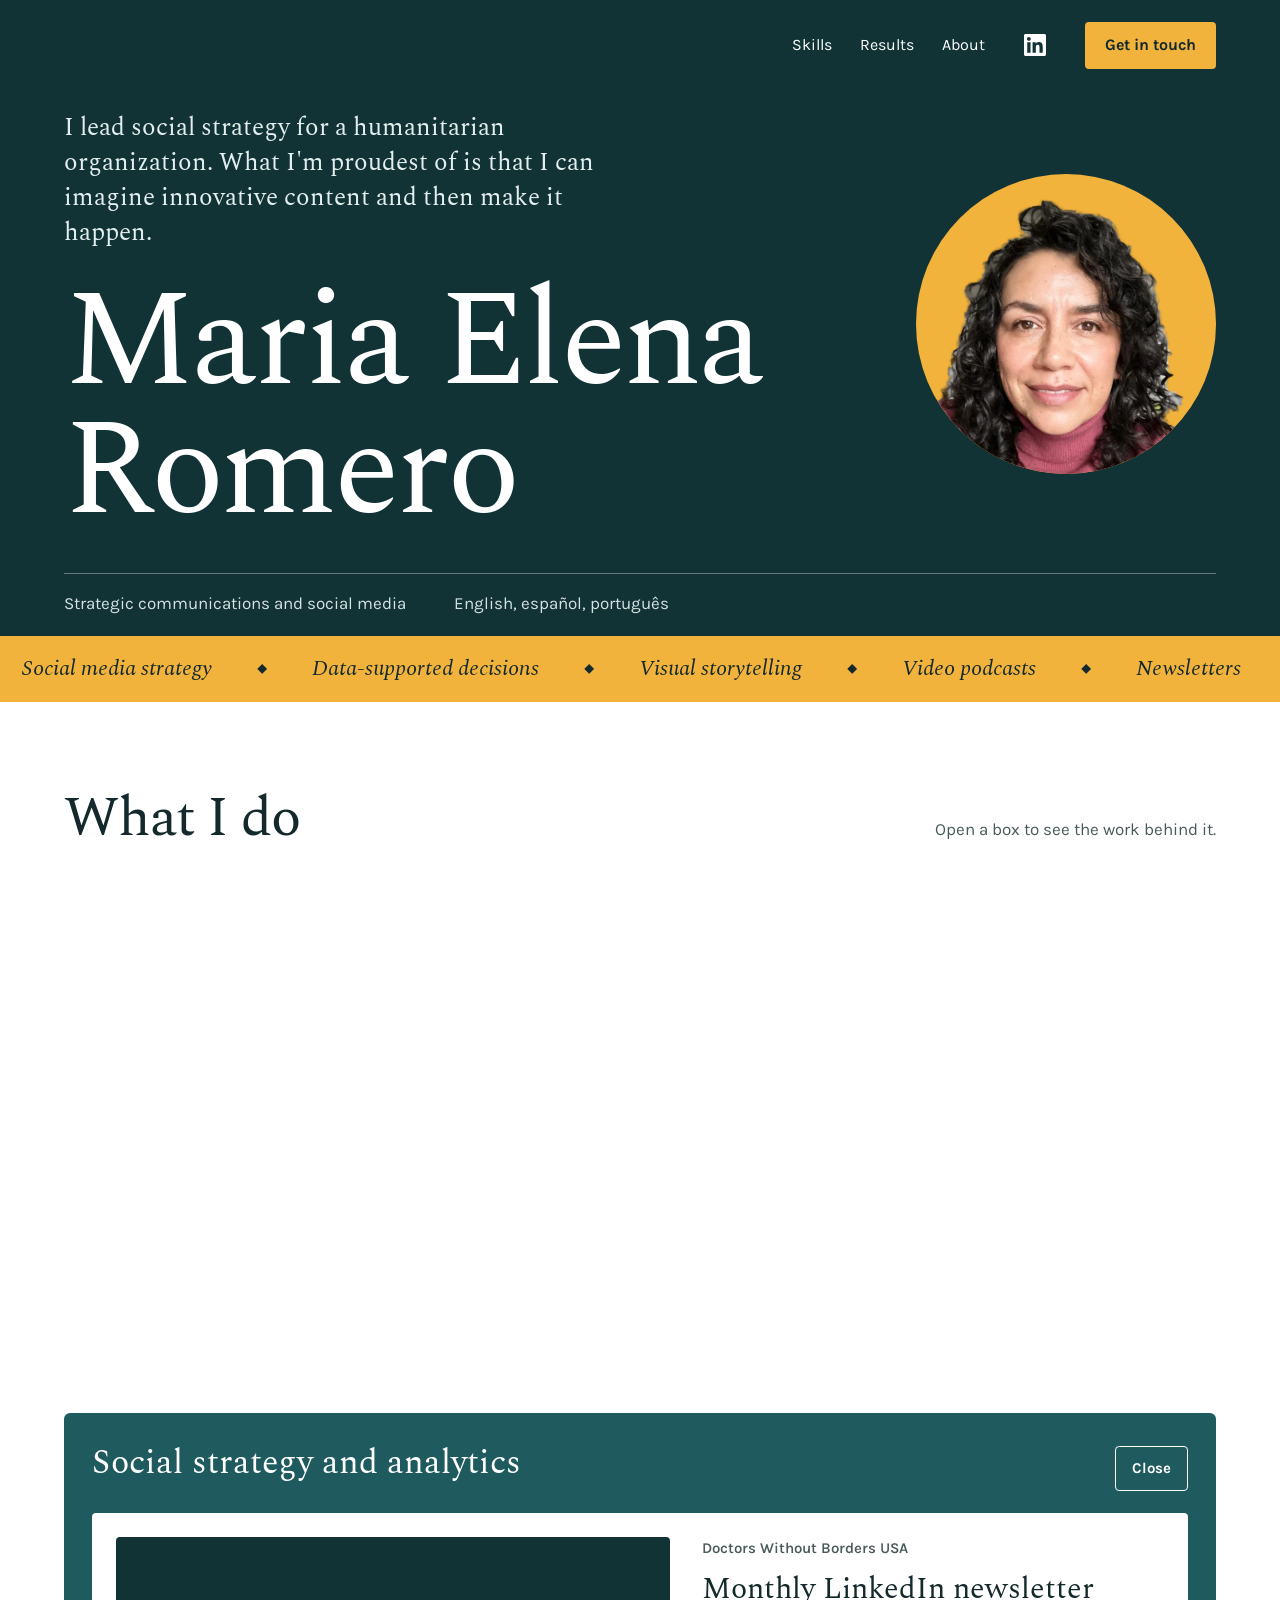
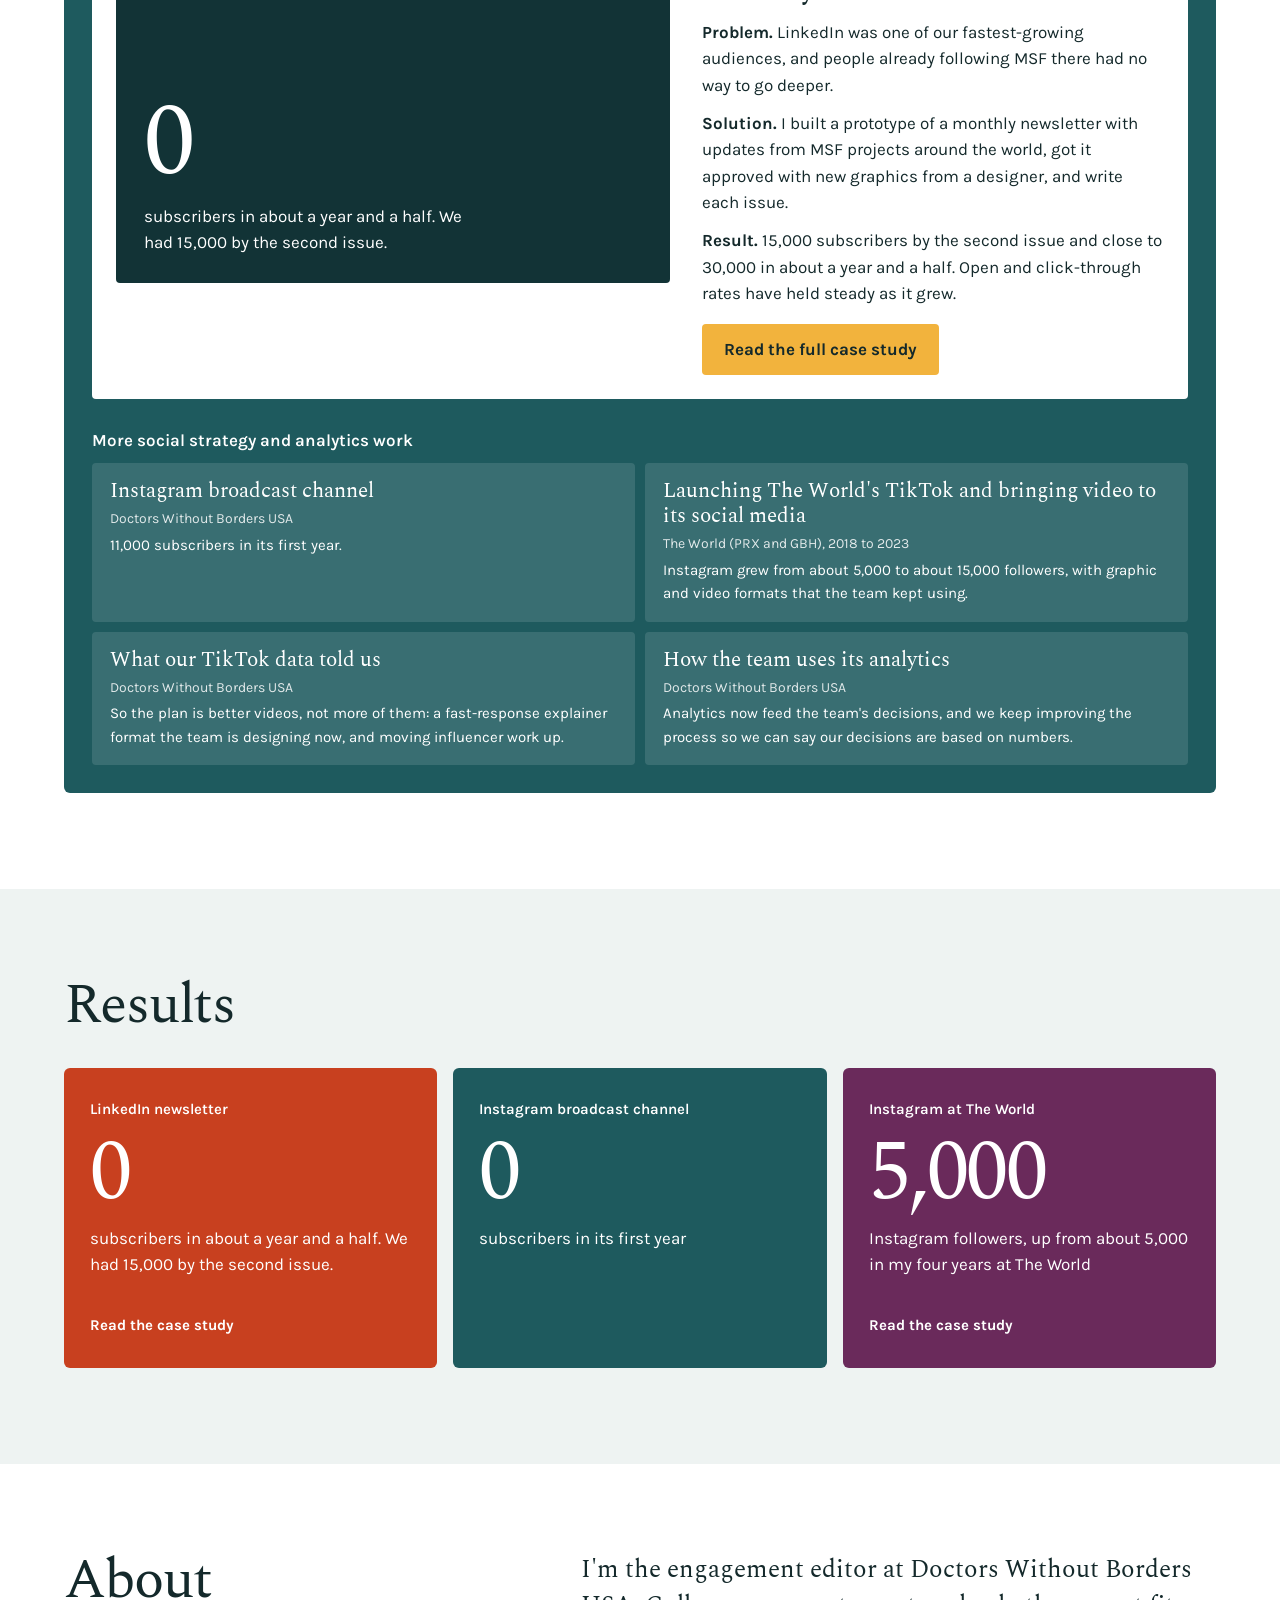
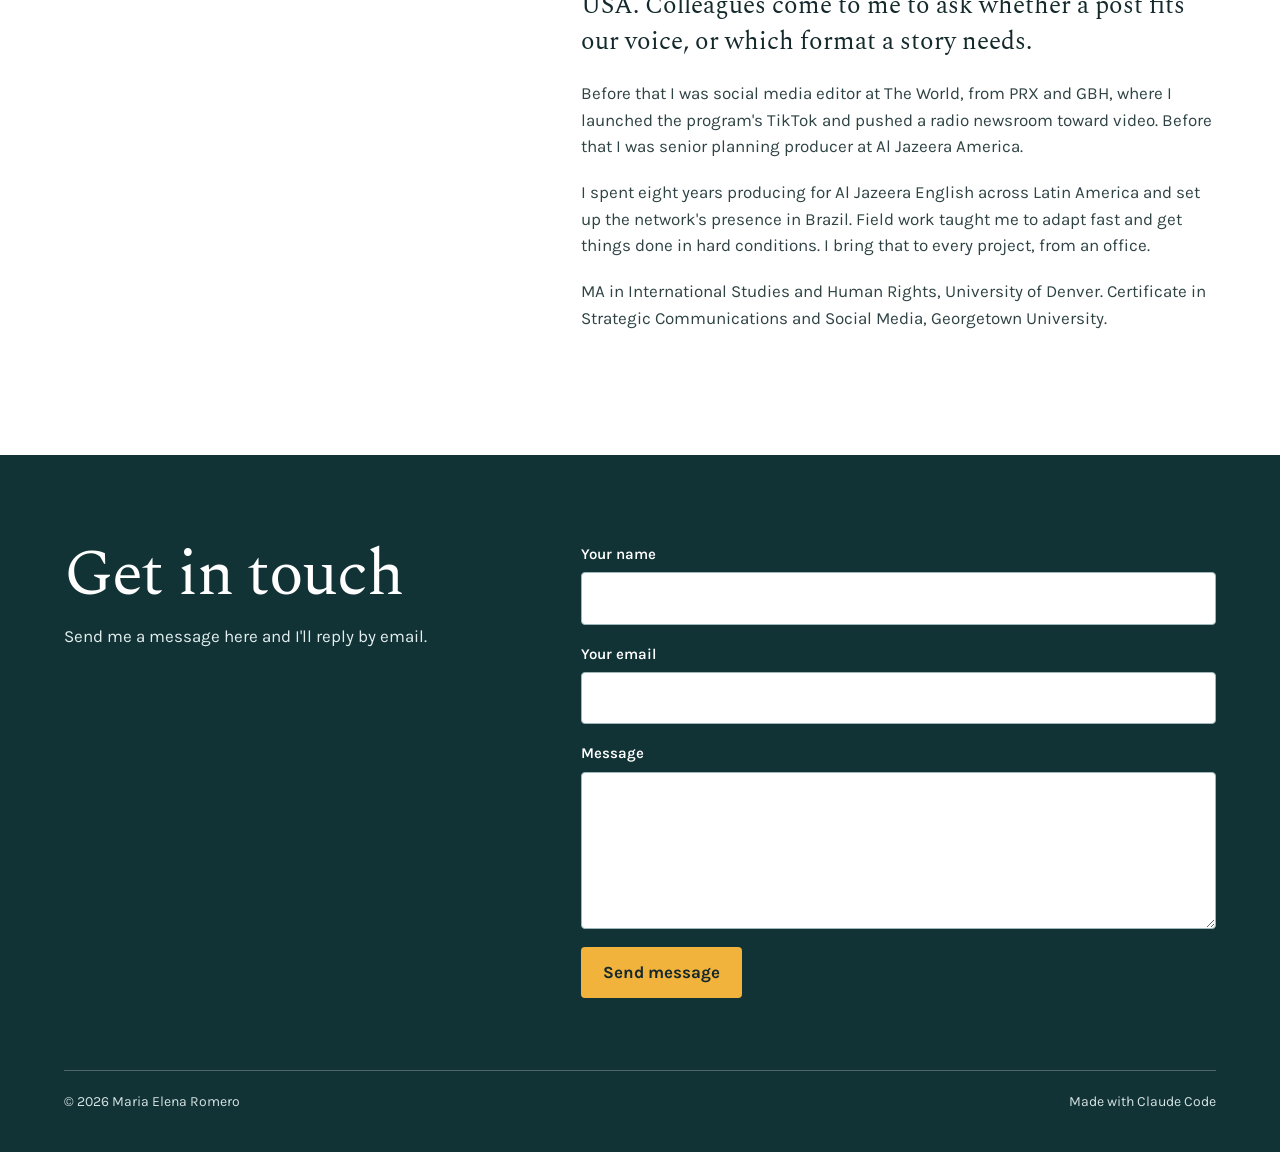
<file: index.html>
<!doctype html>
<html lang="en">
<head>
<meta charset="utf-8">
<meta name="viewport" content="width=device-width, initial-scale=1, viewport-fit=cover">
<title>Maria Elena Romero · Audience strategy, analytics and editorial</title>
<meta name="description" content="Portfolio of Maria Elena Romero: audience strategy, analytics, content and editorial leadership in international news and humanitarian communications.">
<link rel="preconnect" href="https://fonts.googleapis.com">
<link rel="preconnect" href="https://fonts.gstatic.com" crossorigin>
<link href="https://fonts.googleapis.com/css2?family=Spectral:ital,wght@0,400;0,500;1,400&family=Karla:wght@400;500;600;700&display=swap" rel="stylesheet">
<link rel="stylesheet" href="css/styles.css">
</head>
<body>
<a class="skip" href="#skills">Skip to content</a>

<header id="top" class="dark">
  <div class="wrap">
    <nav class="nav" aria-label="Main">
      <a href="#skills">Skills</a>
      <a href="#results">Results</a>
      <a href="#about">About</a>
      <a id="nav-resume" href="#">Resume</a>
      <a id="nav-linkedin" class="icon-link" href="#" aria-label="Maria Elena Romero on LinkedIn">
        <svg width="22" height="22" viewBox="0 0 24 24" fill="currentColor" aria-hidden="true"><path d="M20.447 20.452h-3.554v-5.569c0-1.328-.027-3.037-1.852-3.037-1.853 0-2.136 1.445-2.136 2.939v5.667H9.351V9h3.414v1.561h.046c.477-.9 1.637-1.85 3.37-1.85 3.601 0 4.267 2.37 4.267 5.455v6.286zM5.337 7.433c-1.144 0-2.063-.926-2.063-2.065 0-1.138.92-2.063 2.063-2.063 1.14 0 2.064.925 2.064 2.063 0 1.139-.925 2.065-2.064 2.065zm1.782 13.019H3.555V9h3.564v11.452zM22.225 0H1.771C.792 0 0 .774 0 1.729v20.542C0 23.227.792 24 1.771 24h20.451C23.2 24 24 23.227 24 22.271V1.729C24 .774 23.2 0 22.222 0h.003z"/></svg>
      </a>
      <a class="btn btn-accent" href="#contact">Get in touch</a>
    </nav>

    <div class="hero">
      <div class="hero-text">
        <p id="intro" class="intro rise d1"></p>
        <h1 id="name" class="name rise d2"></h1>
      </div>
      <div class="portrait rise d3">
        <div class="arch"></div>
        <img id="photo" alt="">
      </div>
    </div>
    <div id="facts" class="facts rise d4"></div>
  </div>
</header>

<div class="ticker" aria-label="Key results">
  <div id="ticker-track" class="track"></div>
</div>


<main>
  <section id="skills" class="wrap section">
    <div class="section-head">
      <h2>What I do</h2>
      <p>Open a box to see the work behind it.</p>
    </div>
    <div id="skill-grid" class="boxes"></div>
    <div id="skill-panel" class="panel" hidden></div>
  </section>

  <section id="results" class="tint">
    <div class="wrap">
      <h2>Results</h2>
      <div id="stats" class="feat3"></div>
    </div>
  </section>

  <section id="about" class="wrap section">
    <div class="two">
      <h2>About</h2>
      <div class="about-body">
        <p id="about-lead" class="lead"></p>
        <div id="about-paras"></div>
        <div class="row-buttons">
          <a id="about-resume" class="btn btn-line" href="#">Download resume</a>
        </div>
      </div>
    </div>
    <div id="offclock" class="offclock" hidden>
      <div class="offclock-head">
        <h3>Off the clock</h3>
        <div id="offclock-text" class="offclock-text"></div>
      </div>
      <div id="offclock-photos" class="feat3"></div>
    </div>
  </section>
</main>

<footer id="contact" class="dark">
  <div class="wrap">
    <div class="two">
      <div class="contact-intro">
        <h2>Get in touch</h2>
        <p>Send me a message here and I'll reply by email.</p>
      </div>
      <!-- Netlify Forms: the name, data-netlify and hidden form-name fields must stay. -->
      <form name="contact" method="POST" action="/thanks.html" data-netlify="true" netlify-honeypot="company">
        <input type="hidden" name="form-name" value="contact">
        <p class="hp"><label>Leave this empty <input name="company" tabindex="-1" autocomplete="off"></label></p>
        <div class="field">
          <label for="f-name">Your name</label>
          <input id="f-name" name="name" type="text" autocomplete="name" required>
        </div>
        <div class="field">
          <label for="f-email">Your email</label>
          <input id="f-email" name="email" type="email" autocomplete="email" required>
        </div>
        <div class="field">
          <label for="f-msg">Message</label>
          <textarea id="f-msg" name="message" rows="5" required></textarea>
        </div>
        <button class="btn btn-accent" type="submit">Send message</button>
      </form>
    </div>
    <div class="fineprint">
      <span id="copyright"></span>
      <span id="credit"></span>
    </div>
  </div>
</footer>

<script src="js/content.js"></script>
<script src="js/site.js"></script>
</body>
</html>
</file>
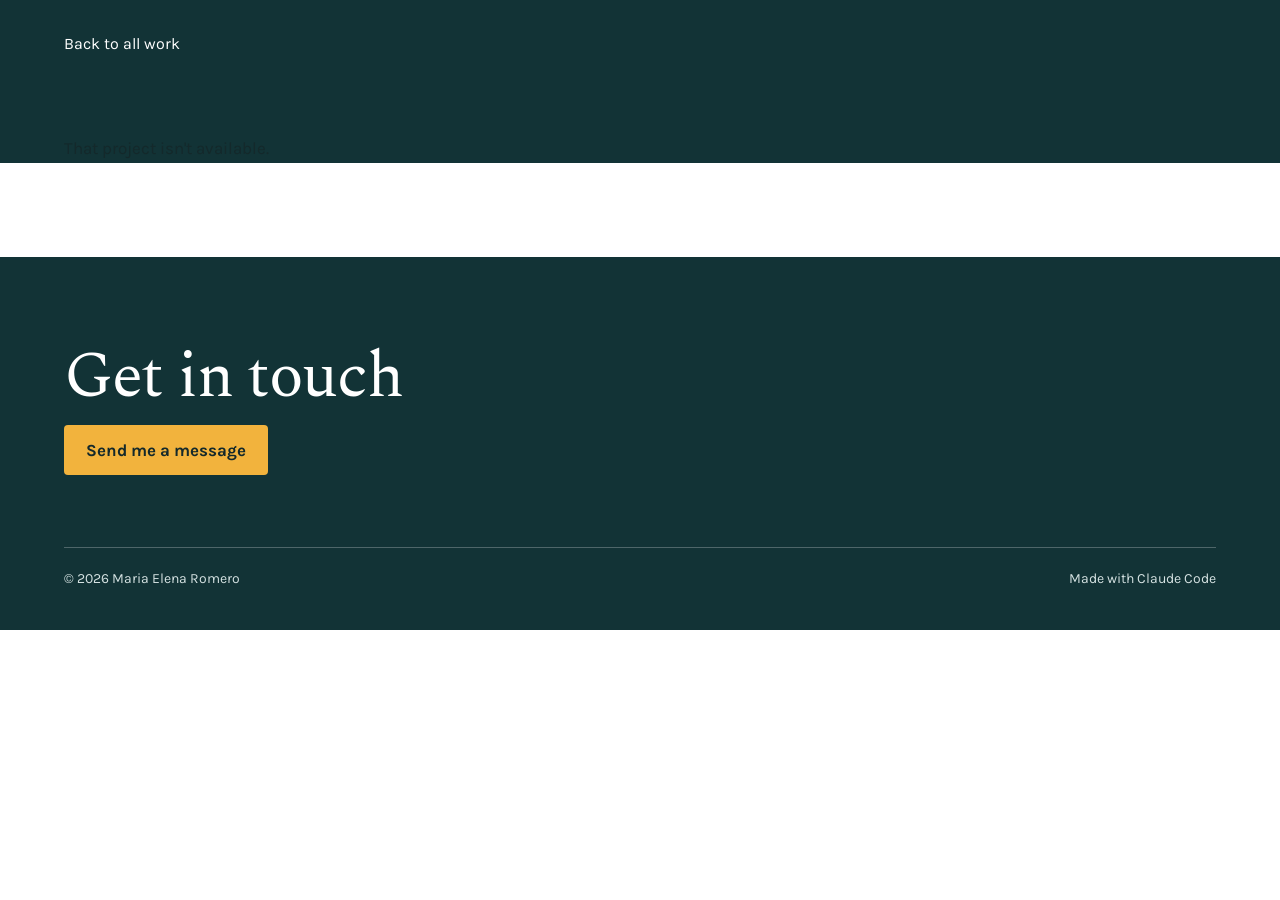
<file: project.html>
<!doctype html>
<html lang="en">
<head>
<meta charset="utf-8">
<meta name="viewport" content="width=device-width, initial-scale=1, viewport-fit=cover">
<title>Case study · Maria Elena Romero</title>
<link rel="preconnect" href="https://fonts.googleapis.com">
<link rel="preconnect" href="https://fonts.gstatic.com" crossorigin>
<link href="https://fonts.googleapis.com/css2?family=Spectral:ital,wght@0,400;0,500;1,400&family=Karla:wght@400;500;600;700&display=swap" rel="stylesheet">
<link rel="stylesheet" href="css/styles.css">
</head>
<body>
<!-- One page serves every case study. The address decides which: project.html?p=the-slug -->
<header class="dark">
  <div class="wrap case-top">
    <a class="back" href="index.html#skills">Back to all work</a>
    <p id="case-org" class="org"></p>
    <h1 id="case-title"></h1>
  </div>
</header>

<main class="wrap">
  <div id="case-psr" class="psr"></div>
  <div id="case"></div>
</main>

<footer id="contact" class="dark">
  <div class="wrap">
    <div class="contact-intro">
      <h2>Get in touch</h2>
      <a class="btn btn-accent" href="index.html#contact">Send me a message</a>
    </div>
    <div class="fineprint">
      <span id="copyright"></span>
      <span id="credit"></span>
    </div>
  </div>
</footer>

<script src="js/content.js"></script>
<script src="js/site.js"></script>
</body>
</html>
</file>
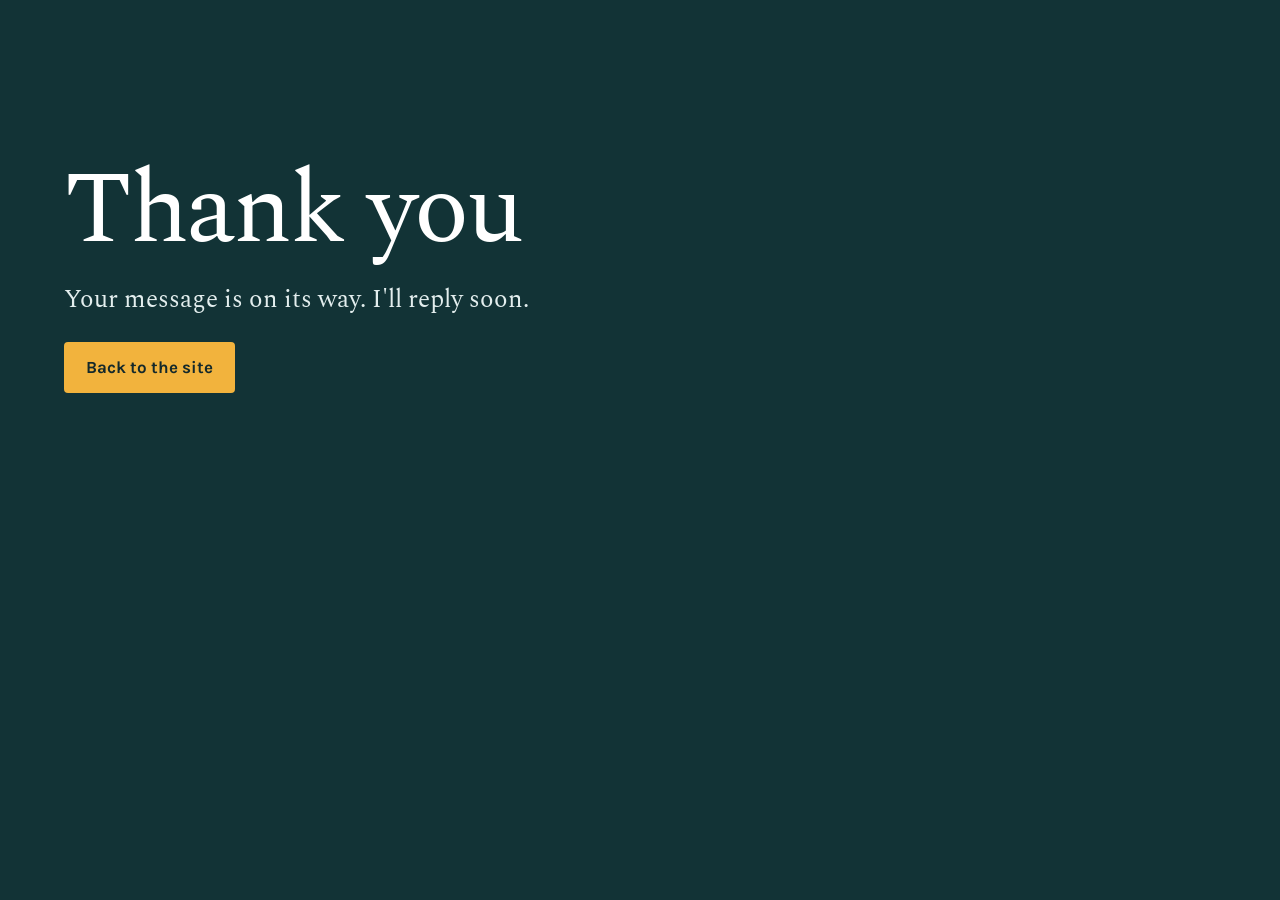
<file: thanks.html>
<!doctype html>
<html lang="en">
<head>
<meta charset="utf-8">
<meta name="viewport" content="width=device-width, initial-scale=1">
<title>Message sent · Maria Elena Romero</title>
<link href="https://fonts.googleapis.com/css2?family=Spectral:ital,wght@0,400;1,400&family=Karla:wght@400;700&display=swap" rel="stylesheet">
<link rel="stylesheet" href="css/styles.css">
</head>
<body class="dark" style="min-height: 100vh">
<main class="wrap" style="padding-top: 18vh; padding-bottom: 18vh; display: flex; flex-direction: column; gap: 24px; align-items: flex-start">
  <h1 class="name" style="font-size: clamp(48px, 8vw, 110px)">Thank you</h1>
  <p class="intro">Your message is on its way. I'll reply soon.</p>
  <a class="btn btn-accent" href="index.html">Back to the site</a>
</main>
</body>
</html>
</file>
<file: css/styles.css>
/* Design tokens. Change a color here and it changes everywhere. */
:root {
  --ink: #14292B;
  --deep: #123336;
  --teal: #1E5A5E;
  --indigo: #2B3A8F;
  --vermilion: #C8401F;
  --plum: #6A2A5B;
  --marigold: #F2B33D;
  --tint: #EEF3F2;
  --line: #D5DEDD;
  --muted: #2F4344;
  --soft: #4A5A5B;
  --on-dark: #E3EEEE;
  --serif: Spectral, Georgia, "Times New Roman", serif;
  --sans: Karla, "Helvetica Neue", Arial, sans-serif;
}

* { box-sizing: border-box; }
html { scroll-behavior: smooth; }
body { margin: 0; font-family: var(--sans); font-size: 17px; line-height: 1.55; color: var(--ink); background: #fff; }
img { max-width: 100%; display: block; }
h1, h2, h3, p { margin: 0; }
h2 { font-family: var(--serif); font-weight: 400; font-size: clamp(40px, 5vw, 56px); line-height: 1.05; letter-spacing: -0.02em; }
h3 { font-family: var(--serif); font-weight: 400; }
a { color: var(--teal); }
a:hover { color: var(--deep); }
em { font-style: italic; }
[hidden] { display: none !important; }

.skip { position: absolute; left: -999px; top: 0; background: #fff; color: var(--ink); padding: 10px 16px; z-index: 10; }
.skip:focus { left: 8px; top: 8px; }
:focus-visible { outline: 3px solid var(--marigold); outline-offset: 3px; }

.wrap { max-width: 1280px; margin: 0 auto; padding: 0 64px; }
main { overflow-x: clip; } /* the skill boxes slide in from beyond the edges */
.section { padding-top: 88px; }
.dark { background: var(--deep); color: #fff; }
.tint { background: var(--tint); margin-top: 96px; padding: 88px 0 96px; }
.tint h2 { margin-bottom: 32px; }

/* Buttons */
.btn { display: inline-block; font: inherit; font-weight: 700; text-decoration: none; border-radius: 4px; padding: 12px 22px; min-height: 44px; cursor: pointer; border: 0; }
.btn-accent, .btn-accent:hover { background: var(--marigold); color: var(--ink); }
.btn-line { border: 1px solid currentColor; color: var(--ink); background: transparent; }

/* Top bar */
.nav { display: flex; flex-wrap: wrap; gap: 6px 28px; align-items: center; justify-content: flex-end; padding: 22px 0; }
.nav a { color: #fff; text-decoration: none; font-size: 16px; padding: 10px 0; }
.nav a:hover { color: var(--marigold); }
.nav .btn, .nav .btn:hover { color: var(--ink); padding: 11px 20px; }
.icon-link { display: inline-flex; align-items: center; justify-content: center; width: 44px; height: 44px; padding: 0 !important; }

/* Hero */
.hero { display: grid; grid-template-columns: minmax(0, 1fr) 300px; gap: 56px; align-items: center; padding: 20px 0 36px; }
.hero-text { display: flex; flex-direction: column; gap: 28px; }
.intro { font-family: var(--serif); font-size: 25px; line-height: 1.4; max-width: 580px; color: var(--on-dark); }
.name { font-family: var(--serif); font-weight: 400; font-size: clamp(60px, 10.6vw, 150px); line-height: 0.95; letter-spacing: -0.025em; }
.portrait { position: relative; aspect-ratio: 1 / 1; border-radius: 50%; overflow: hidden; background: var(--marigold); }
.portrait img { position: absolute; inset: 0; width: 100%; height: 100%; object-fit: cover; object-position: 50% 12%; }
.facts { display: flex; flex-wrap: wrap; gap: 6px 48px; padding: 16px 0 20px; border-top: 1px solid rgba(255,255,255,.35); font-size: 17px; color: #D5E2E2; }

/* Ticker */
.ticker { background: var(--marigold); color: var(--ink); overflow: hidden; padding: 16px 0; font-family: var(--serif); font-size: 22px; font-style: italic; }
.track { display: flex; width: max-content; animation: slide 36s linear infinite; }
.track:hover { animation-play-state: paused; }
.track > span { padding: 0 22px; white-space: nowrap; }
@keyframes slide { from { transform: translateX(0); } to { transform: translateX(-50%); } }


/* Skill boxes */
.section-head { display: flex; flex-wrap: wrap; gap: 12px 40px; align-items: baseline; justify-content: space-between; margin-bottom: 32px; }
.section-head p { color: var(--soft); max-width: 420px; }
.boxes { display: grid; grid-template-columns: repeat(2, minmax(0, 1fr)); gap: 16px; }
.slot { display: flex; opacity: 0; transition: opacity .9s cubic-bezier(.2,.7,.2,1), transform .9s cubic-bezier(.2,.7,.2,1); }
.slot.from-l { transform: translateX(-140px); }
.slot.from-r { transform: translateX(140px); }
.slot.in { opacity: 1; transform: none; }
.box { position: relative; overflow: hidden; flex: 1 1 auto; min-width: 0; text-align: left; font: inherit; line-height: 1.5; padding: 26px 24px 22px; min-height: 250px; border: 0; border-radius: 6px; display: flex; flex-direction: column; gap: 12px; cursor: pointer; transition: transform .2s ease; color: #fff; }
.box:hover { transform: translateY(-6px); }
.box[aria-expanded="true"] { box-shadow: 0 0 0 4px #fff, 0 0 0 8px var(--ink); }
.box .count { font-size: 15px; font-weight: 600; opacity: .85; }
.box .title { font-family: var(--serif); font-size: 32px; line-height: 1.1; letter-spacing: -.01em; }
.box .proof { font-size: 16px; flex-grow: 1; max-width: 420px; }
.box .cta { font-size: 15px; font-weight: 700; }
.box .go { display: inline-block; transition: transform .2s ease; }
.box:hover .go { transform: translateY(4px); }
.box.draft { background: #fff; color: var(--ink); border: 2px dashed #8A9A9B; cursor: default; }
.box.draft:hover { transform: none; }

.c-teal { background: var(--teal); color: #fff; }
.c-indigo { background: var(--indigo); color: #fff; }
.c-vermilion { background: var(--vermilion); color: #fff; }
.c-plum { background: var(--plum); color: #fff; }
.c-marigold { background: var(--marigold); color: var(--ink); }
.c-deep { background: var(--deep); color: #fff; }

/* Panel that opens under the boxes */
.panel { margin-top: 16px; border-radius: 6px; padding: 32px 28px 28px; animation: open .45s cubic-bezier(.2,.7,.2,1) both; scroll-margin-top: 16px; }
@keyframes open { from { opacity: 0; transform: translateY(-14px); } to { opacity: 1; transform: none; } }
.panel-head { display: flex; flex-wrap: wrap; gap: 8px 24px; align-items: baseline; justify-content: space-between; margin-bottom: 22px; }
.panel-head h3 { font-size: 34px; line-height: 1.1; }
.panel-close { font: inherit; font-size: 15px; font-weight: 700; color: inherit; background: transparent; border: 1px solid currentColor; border-radius: 4px; padding: 10px 16px; min-height: 44px; cursor: pointer; }
.cards { display: grid; grid-template-columns: repeat(3, minmax(0, 1fr)); gap: 16px; }
.card { background: #fff; color: var(--ink); border-radius: 4px; padding: 22px 20px; display: flex; flex-direction: column; gap: 10px; font-size: 15px; }
.card .org { font-size: 14px; font-weight: 600; color: var(--soft); }
.card .title { font-family: var(--serif); font-size: 24px; line-height: 1.15; }
.card .more { font-weight: 700; margin-top: auto; padding-top: 6px; }

/* Inside an open skill box: one main project, then the rest */
.main-work { display: grid; grid-template-columns: minmax(0, 6fr) minmax(0, 5fr); gap: 32px; align-items: start; background: #fff; color: var(--ink); border-radius: 4px; padding: 24px; }
.main-work.no-media { grid-template-columns: minmax(0, 1fr); }
.main-work.no-media .main-text { max-width: 68ch; }
.main-text { display: flex; flex-direction: column; gap: 12px; font-size: 17px; align-items: flex-start; }
.main-text .org { font-size: 15px; font-weight: 600; color: var(--soft); }
.main-text h4 { margin: 0; font-family: var(--serif); font-weight: 400; font-size: 30px; line-height: 1.15; }
.main-text .btn { margin-top: 6px; }
.media { position: relative; aspect-ratio: 16 / 9; border-radius: 4px; overflow: hidden; background: var(--deep); }
.media img, .media iframe { position: absolute; inset: 0; width: 100%; height: 100%; border: 0; object-fit: cover; display: block; }
.video { position: absolute; inset: 0; width: 100%; height: 100%; padding: 0; border: 0; cursor: pointer; background: var(--deep); }
.video .play { position: absolute; left: 50%; top: 50%; width: 76px; height: 76px; margin: -38px 0 0 -38px; border-radius: 50%; background: var(--marigold); box-shadow: 0 6px 20px rgba(0,0,0,.25); transition: transform .2s ease; }
.video .play::after { content: ""; position: absolute; left: 31px; top: 24px; border-style: solid; border-width: 14px 0 14px 22px; border-color: transparent transparent transparent var(--ink); }
.video:hover .play { transform: scale(1.08); }
.media-stat { display: flex; flex-direction: column; justify-content: flex-end; gap: 8px; padding: 28px; aspect-ratio: 16 / 10; }
.media-stat .figure { font-family: var(--serif); font-size: clamp(64px, 8vw, 104px); line-height: 1; letter-spacing: -.03em; font-variant-numeric: tabular-nums; }
.media-stat .label { font-size: 17px; max-width: 34ch; }
.more-work .more-label { font-weight: 600; margin: 28px 0 10px; }
.more-work ul { list-style: none; margin: 0; padding: 0; display: grid; grid-template-columns: repeat(2, minmax(0, 1fr)); gap: 10px; }
.more-item { display: flex; flex-direction: column; gap: 4px; background: rgba(255,255,255,.12); color: inherit; text-decoration: none; border-radius: 4px; padding: 16px 18px; height: 100%; box-sizing: border-box; }
a.more-item:hover { background: rgba(255,255,255,.22); color: inherit; }
a.more-item:hover .t { text-decoration: underline; }
.more-item .t { font-family: var(--serif); font-size: 21px; line-height: 1.2; }
.more-item .o { font-size: 14px; opacity: .85; }
.more-item .r { font-size: 15px; }
.c-marigold .more-item { background: rgba(255,255,255,.35); }
.case-media { max-width: 900px; margin-top: 40px; }

/* Unfinished gaps: visible on previews only */
.todo { color: #7A4E00; background: #FFF4D6; padding: 2px 8px; border-radius: 3px; }

/* Selected work */
.feature { display: grid; grid-template-columns: minmax(0, 6fr) minmax(0, 5fr); gap: 48px; align-items: center; border-radius: 6px; padding: 44px 40px; }
.feature-text { display: flex; flex-direction: column; gap: 16px; align-items: flex-start; }
.feature .kicker { font-size: 15px; font-weight: 600; color: var(--marigold); }
.feature h3 { font-size: clamp(32px, 4vw, 46px); line-height: 1.05; letter-spacing: -.015em; }
.feature p { font-size: 18px; color: var(--on-dark); }
.feature-media { aspect-ratio: 16 / 10; border-radius: 4px; overflow: hidden; background: rgba(255,255,255,.08); }
.feature-media img { width: 100%; height: 100%; object-fit: cover; }
.placeholder { display: flex; align-items: center; justify-content: center; text-align: center; padding: 20px; font-size: 15px; letter-spacing: .04em; border: 1px dashed #9FB7B8; color: #D5E2E2; height: 100%; }
.placeholder.light { border-color: #8A9A9B; color: var(--soft); background: var(--tint); }
.feat3 { display: grid; grid-template-columns: repeat(3, minmax(0, 1fr)); gap: 16px; }
#stats { margin-top: 16px; }
.stat { text-decoration: none; border-radius: 6px; padding: 30px 26px; display: flex; flex-direction: column; gap: 10px; min-height: 300px; }
.stat:hover { color: #fff; }
.stat:hover .more { text-decoration: underline; }
.stat .label-top { font-size: 15px; font-weight: 600; }
.stat .figure { font-family: var(--serif); font-size: clamp(60px, 7vw, 84px); line-height: 1; letter-spacing: -.03em; font-variant-numeric: tabular-nums; }
.stat .label { flex-grow: 1; }
.stat .more { font-size: 15px; font-weight: 700; }

/* About */
.two { display: grid; grid-template-columns: minmax(0, 5fr) minmax(0, 7fr); gap: 64px; }
.about-body { display: flex; flex-direction: column; gap: 20px; }
.about-body p { color: var(--muted); }
.about-body .lead { font-family: var(--serif); font-size: 25px; line-height: 1.45; color: var(--ink); }
#about-paras { display: flex; flex-direction: column; gap: 20px; }
.row-buttons { display: flex; flex-wrap: wrap; gap: 12px; padding-top: 8px; }
.offclock { margin-top: 64px; border-top: 1px solid var(--line); padding-top: 32px; }
.offclock-head { margin-bottom: 16px; }
.offclock-head h3 { font-size: 34px; line-height: 1.1; }
.offclock-text { display: flex; flex-direction: column; gap: 12px; color: var(--muted); max-width: 68ch; margin-bottom: 24px; }
.travel { margin: 0; }
.travel .frame { aspect-ratio: 4 / 3; border-radius: 6px; overflow: hidden; }
.travel img { width: 100%; height: 100%; object-fit: cover; }
.travel figcaption { font-size: 15px; color: var(--soft); padding-top: 8px; }

/* Contact */
#contact { margin-top: 96px; padding: 88px 0 40px; }
#contact h2 { font-size: clamp(44px, 6vw, 64px); line-height: 1; }
.contact-intro { display: flex; flex-direction: column; gap: 16px; align-items: flex-start; }
.contact-intro p { color: var(--on-dark); }
.email, .email:hover { font-size: 19px; font-weight: 600; color: var(--marigold); overflow-wrap: anywhere; }
form { display: flex; flex-direction: column; gap: 18px; margin: 0; align-items: flex-start; }
.field { display: flex; flex-direction: column; gap: 6px; width: 100%; }
.field label { font-size: 15px; font-weight: 600; }
.field input, .field textarea { font: inherit; padding: 12px 14px; border: 1px solid #9FB7B8; border-radius: 4px; background: #fff; color: var(--ink); width: 100%; }
.field textarea { resize: vertical; }
.hp { position: absolute; left: -9999px; }
.fineprint { margin-top: 72px; padding-top: 20px; border-top: 1px solid rgba(255,255,255,.25); display: flex; flex-wrap: wrap; gap: 6px 24px; justify-content: space-between; font-size: 14px; color: #D5E2E2; }

/* Case-study page */
.case-top { padding-top: 22px; padding-bottom: 56px; }
.case-top .back { color: #fff; text-decoration: none; font-size: 16px; display: inline-block; padding: 10px 0; }
.case-top .org { font-size: 15px; font-weight: 600; color: var(--marigold); margin-top: 40px; }
.case-top h1 { font-family: var(--serif); font-weight: 400; font-size: clamp(40px, 6vw, 76px); line-height: 1; letter-spacing: -.02em; margin-top: 12px; max-width: 900px; }
.psr { display: grid; grid-template-columns: repeat(3, minmax(0, 1fr)); gap: 16px; margin-top: -28px; }
.psr > div { background: #fff; border: 1px solid var(--line); border-radius: 6px; padding: 24px 22px; display: flex; flex-direction: column; gap: 8px; }
.psr .k { font-size: 15px; font-weight: 600; color: var(--soft); }
.psr .v { font-family: var(--serif); font-size: 22px; line-height: 1.3; }
.story { max-width: 720px; padding: 56px 0 24px; display: flex; flex-direction: column; gap: 20px; font-size: 19px; line-height: 1.6; }
.case-media { border-radius: 6px; overflow: hidden; margin-top: 40px; }

/* Entrance motion */
.rise { animation: rise .7s cubic-bezier(.2,.7,.2,1) both; }
.d1 { animation-delay: .08s; } .d2 { animation-delay: .2s; } .d3 { animation-delay: .34s; } .d4 { animation-delay: .48s; }
@keyframes rise { from { opacity: 0; transform: translateY(26px); } to { opacity: 1; transform: none; } }

@media (prefers-reduced-motion: reduce) {
  html { scroll-behavior: auto; }
  .rise, .panel, .track { animation: none; }
  .slot { opacity: 1; transform: none; transition: none; }
  .box, .box .go { transition: none; }
  .box:hover, .box:hover .go { transform: none; }
}

/* Tablet */
@media (max-width: 900px) {
  .wrap { padding: 0 20px; }
  .section { padding-top: 64px; }
  .tint { margin-top: 64px; padding: 64px 0; }
  .nav { justify-content: flex-start; gap: 2px 18px; padding: 12px 0; }
  .nav a { font-size: 15px; }
  .hero { grid-template-columns: minmax(0, 1fr); gap: 24px; padding: 12px 0 24px; }
  .hero-text { padding-bottom: 0; gap: 20px; }
  .intro { font-size: 21px; }
  .portrait { max-width: 240px; width: 100%; order: -1; }
  .cards { grid-template-columns: repeat(2, minmax(0, 1fr)); }
  .feature, .two { grid-template-columns: minmax(0, 1fr); gap: 24px; }
  .feature { padding: 28px 22px; }
  .feat3, .psr { grid-template-columns: minmax(0, 1fr); }
  .main-work { grid-template-columns: minmax(0, 1fr); padding: 16px; gap: 20px; }
  .more-work ul { grid-template-columns: minmax(0, 1fr); }
  .stat { min-height: 0; }
  .slot.from-l, .slot.from-r { transform: translateY(60px); }
  #contact { margin-top: 64px; padding-top: 64px; }
}

/* Phone */
@media (max-width: 600px) {
  .boxes, .cards { grid-template-columns: minmax(0, 1fr); }
  .box { min-height: 0; }
  .box .title { font-size: 28px; }
  .ticker { font-size: 19px; padding: 12px 0; }
  .panel { padding: 24px 16px 16px; }
}
</file>
